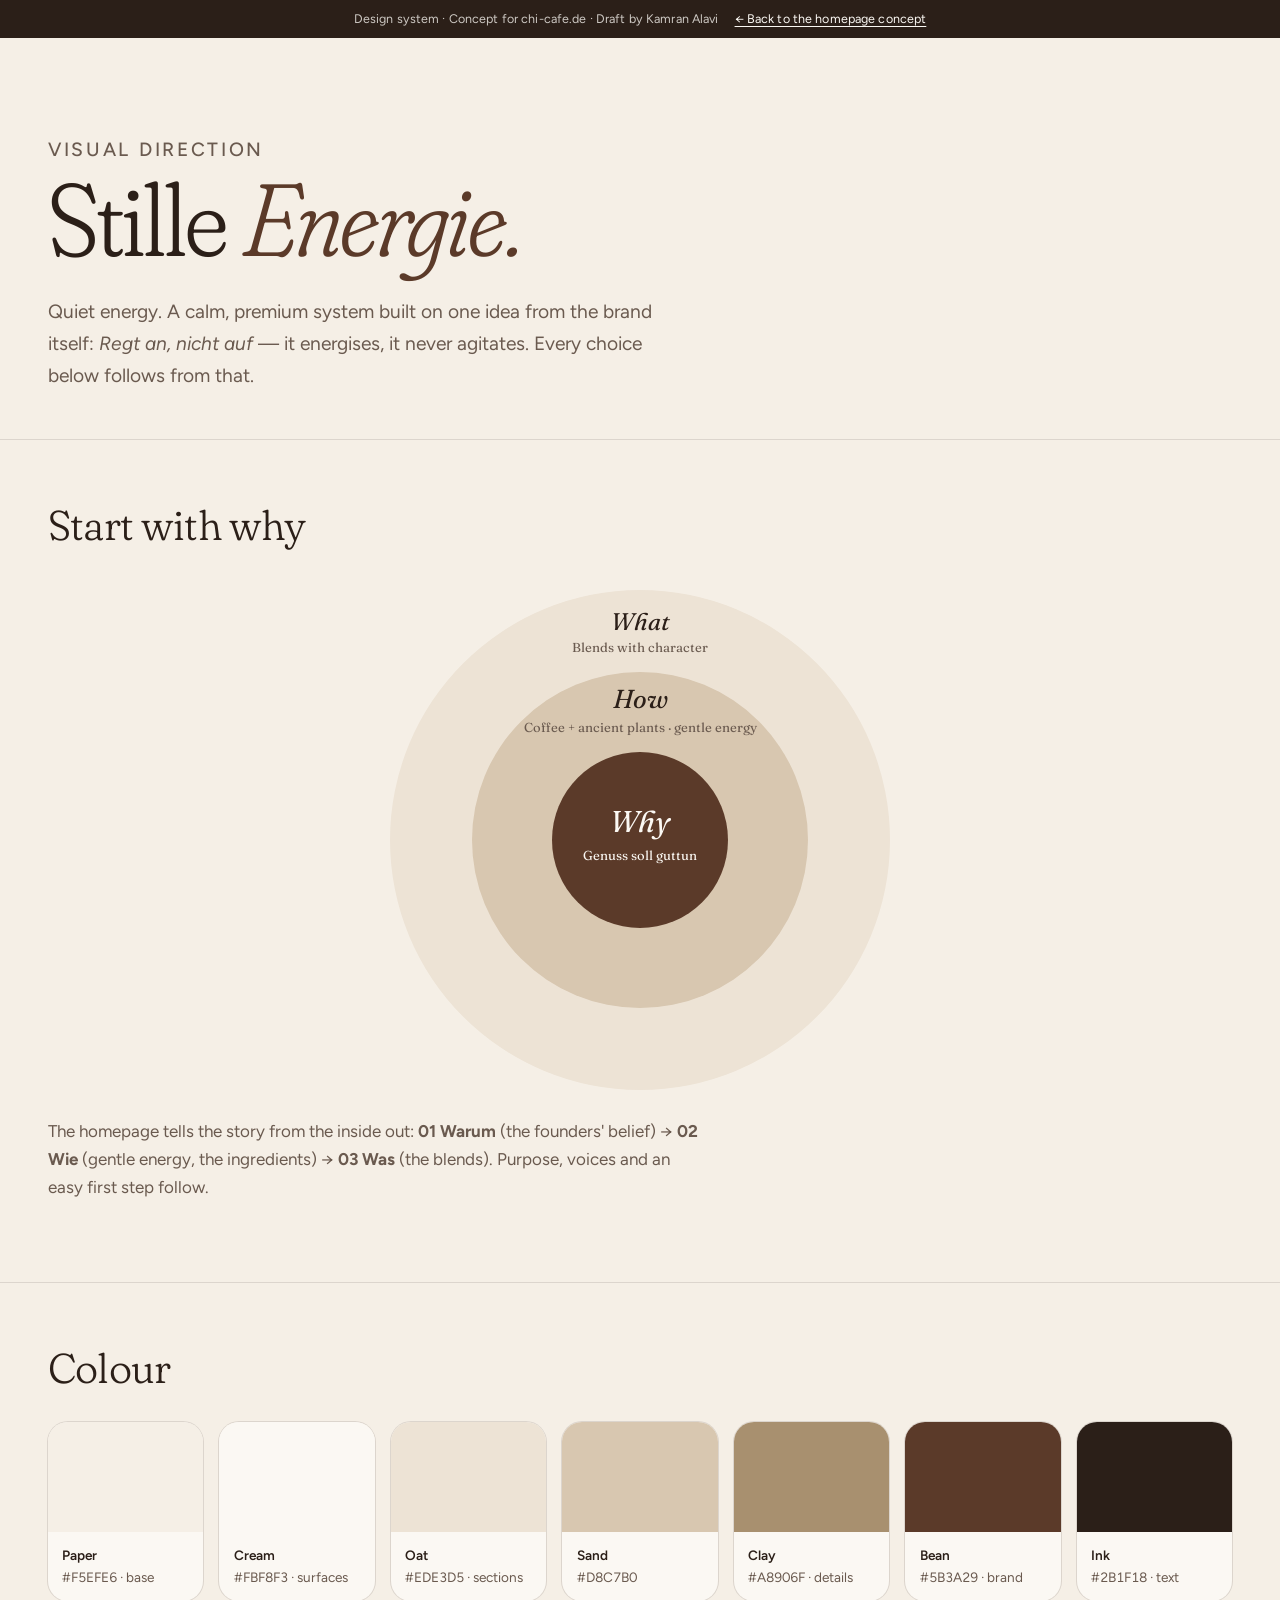
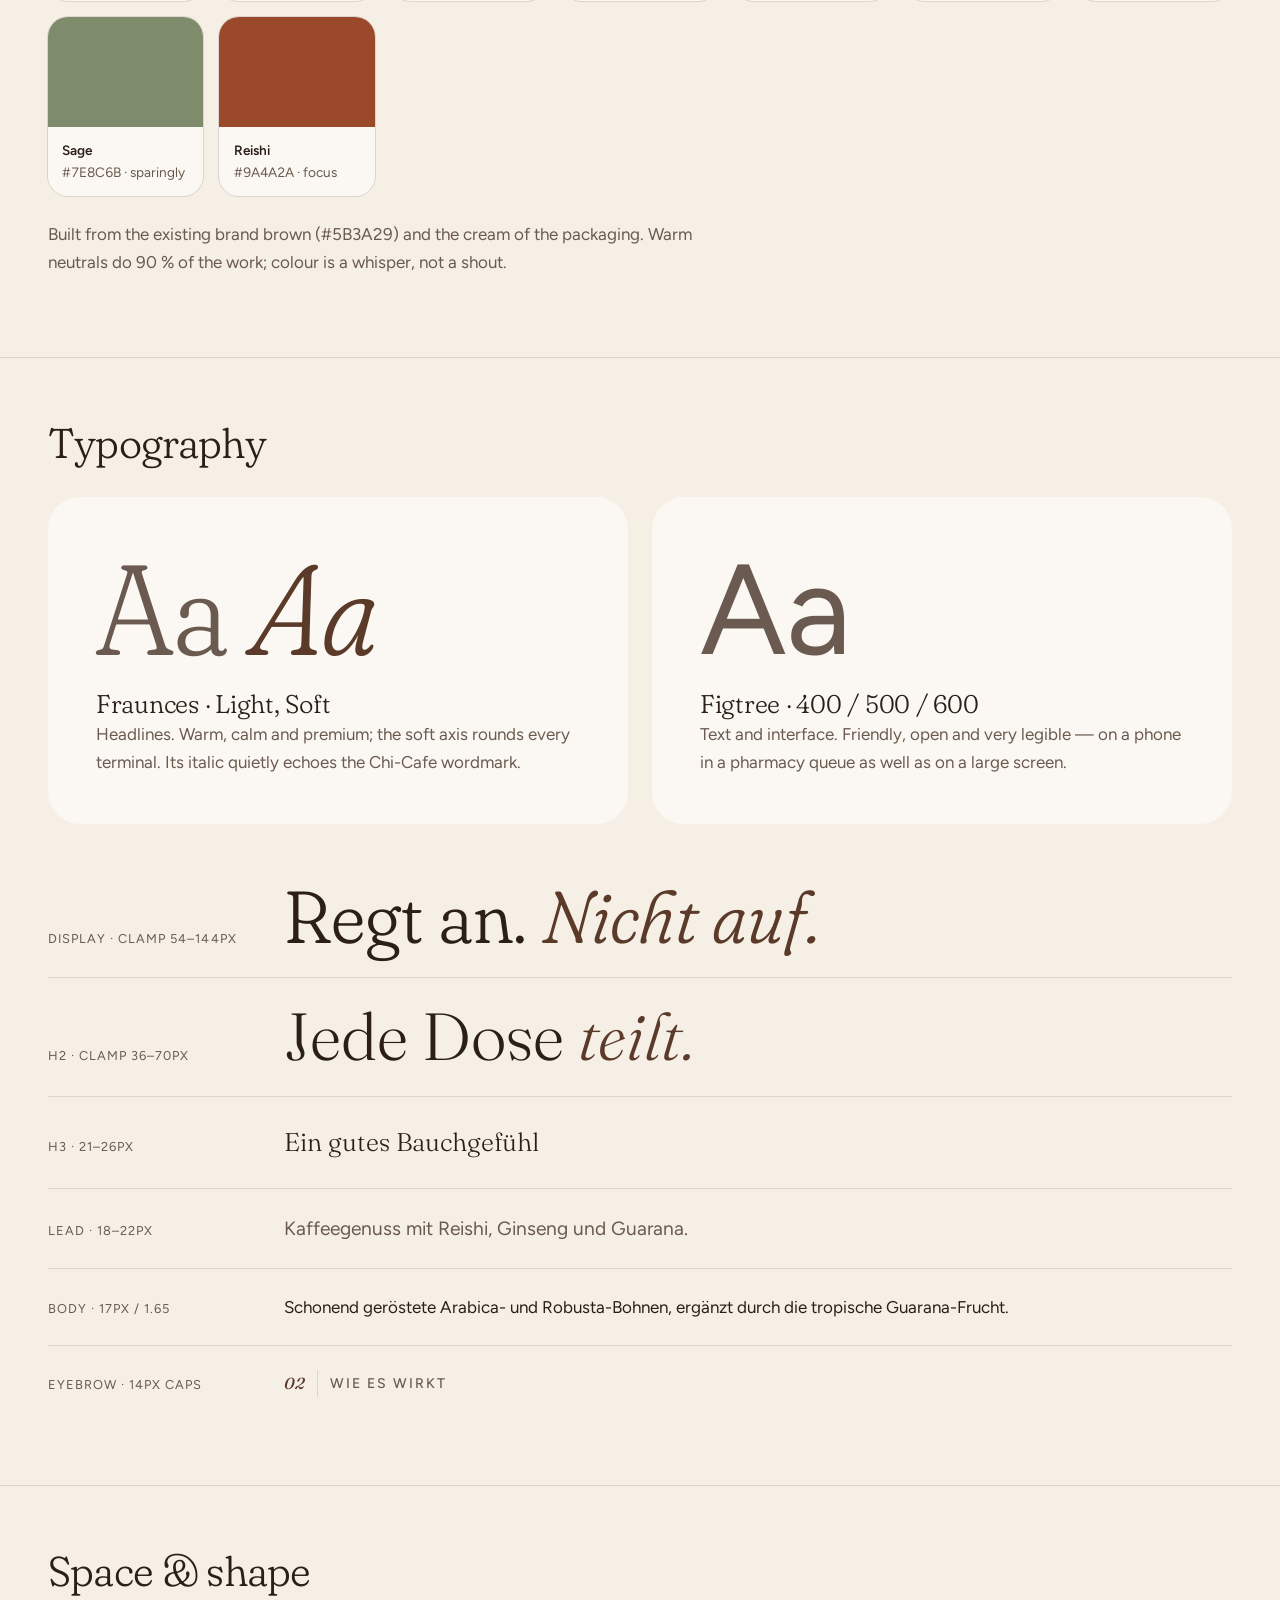
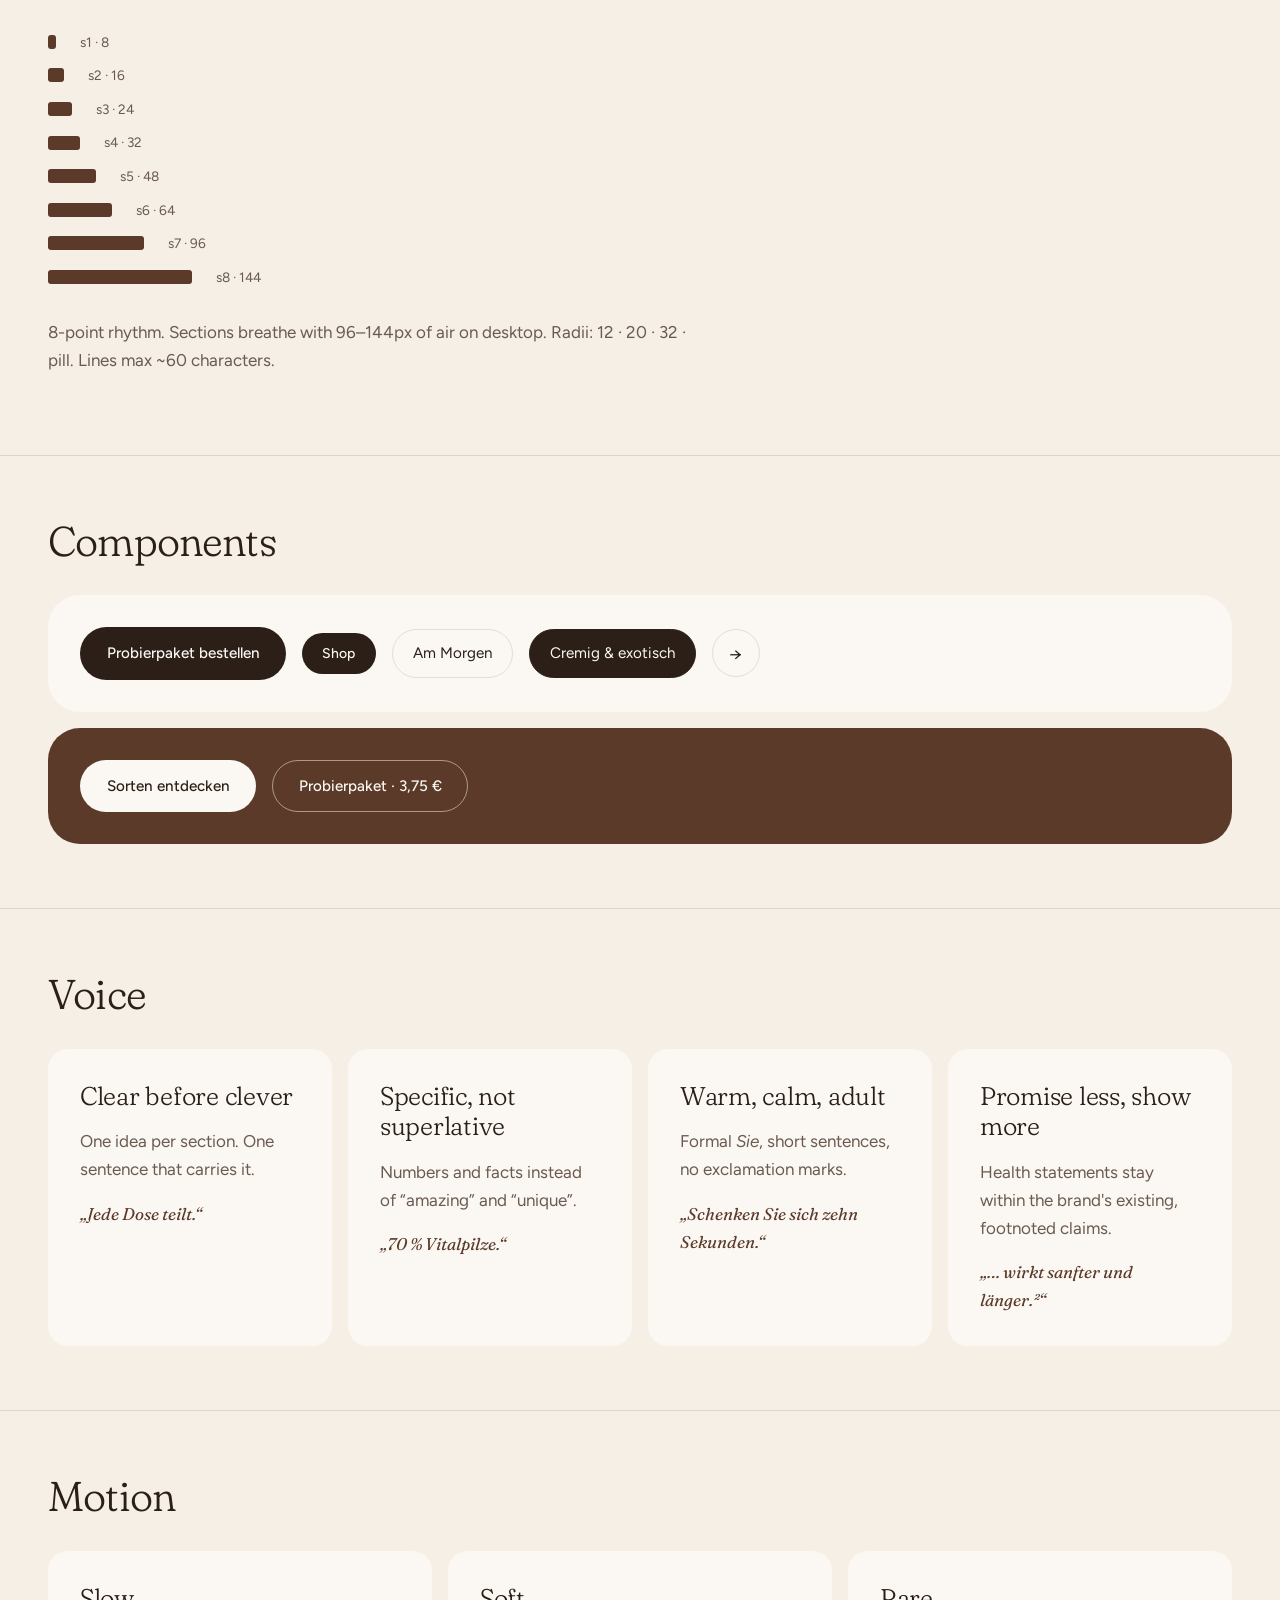
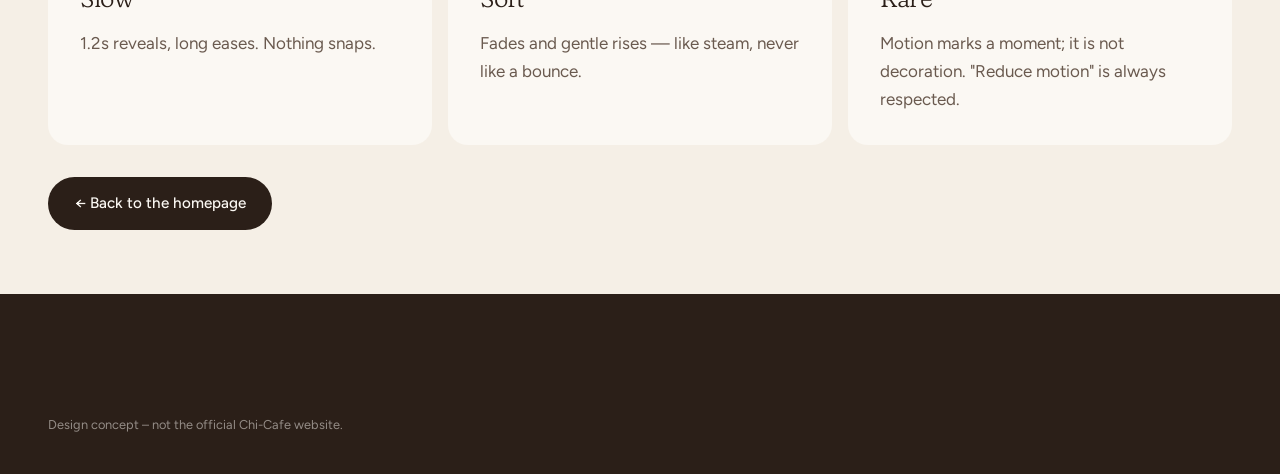
<file: system.html>
<!doctype html>
<html lang="en">
<head>
  <meta charset="utf-8">
  <meta name="viewport" content="width=device-width, initial-scale=1">
  <meta name="robots" content="noindex, nofollow">
  <title>Chi-Cafe Design System (Concept)</title>
  <meta name="theme-color" content="#F5EFE6">
  <link rel="icon" href="data:image/svg+xml,%3Csvg xmlns='http://www.w3.org/2000/svg' viewBox='0 0 64 64'%3E%3Crect width='64' height='64' rx='14' fill='%235B3A29'/%3E%3Ctext x='32' y='45' font-size='36' text-anchor='middle' fill='%23F5EFE6' font-family='serif'%3E%E6%B0%A3%3C/text%3E%3C/svg%3E">
  <link rel="preconnect" href="https://fonts.googleapis.com">
  <link rel="preconnect" href="https://fonts.gstatic.com" crossorigin>
  <link href="https://fonts.googleapis.com/css2?family=Figtree:wght@400;500;600&family=Fraunces:ital,opsz,wght,SOFT@0,9..144,300..500,0..100;1,9..144,300..500,0..100&display=swap" rel="stylesheet">
  <link href="https://fonts.googleapis.com/css2?family=Noto+Serif+TC:wght@300&text=%E6%B0%A3&display=block" rel="stylesheet">
  <link rel="stylesheet" href="styles.css">
  <style>
    .ds-head { padding-block: var(--s7) var(--s5); }
    .ds-head h1 { font-size: clamp(3rem, 8vw, 6.5rem); margin-bottom: var(--s3); }
    .ds-head h1 em { color: var(--bean); }
    .ds-head p { font-size: var(--fs-lead); color: var(--ink-2); max-width: 54ch; margin: 0; }
    .ds-sec { padding-block: var(--s6); border-top: 1px solid var(--line); }
    .ds-sec > .wrap > h2 { font-size: clamp(1.8rem, 3.4vw, 2.6rem); margin-bottom: var(--s4); }
    .ds-grid { display: grid; gap: var(--s2); grid-template-columns: repeat(auto-fill, minmax(150px, 1fr)); }
    .swatch { border-radius: var(--r-m); overflow: hidden; background: var(--cream); box-shadow: 0 0 0 1px var(--line); }
    .swatch__chip { height: 110px; }
    .swatch__meta { padding: .75rem .9rem; font-size: .85rem; }
    .swatch__meta b { display: block; font-weight: 600; }
    .swatch__meta span { color: var(--ink-2); font-variant-numeric: tabular-nums; }
    .type-row { display: grid; gap: var(--s2); padding-block: var(--s3); border-bottom: 1px solid var(--line); }
    .type-row:last-child { border-bottom: 0; }
    .type-row small { color: var(--ink-2); font-size: .8rem; letter-spacing: .08em; text-transform: uppercase; }
    @media (min-width: 800px) { .type-row { grid-template-columns: 220px 1fr; align-items: baseline; } }
    .pair { display: grid; gap: var(--s3); grid-template-columns: 1fr; }
    @media (min-width: 800px) { .pair { grid-template-columns: 1fr 1fr; } }
    .pair__card { background: var(--cream); border-radius: var(--r-l); padding: var(--s5); }
    .pair__card .big { font-size: clamp(4rem, 10vw, 8rem); line-height: 1; margin: 0 0 var(--s2); }
    .pair__card p { color: var(--ink-2); margin: 0; }
    .space-row { display: flex; align-items: center; gap: var(--s3); padding: .35rem 0; font-size: .85rem; color: var(--ink-2); }
    .space-row i { display: block; height: 14px; background: var(--bean); border-radius: 3px; }
    .comp { display: flex; flex-wrap: wrap; gap: var(--s2); align-items: center; padding: var(--s4); border-radius: var(--r-l); background: var(--cream); }
    .comp--dark { background: var(--bean); }
    .principles { display: grid; gap: var(--s2); grid-template-columns: repeat(auto-fit, minmax(240px, 1fr)); }
    .principle { background: var(--cream); border-radius: var(--r-m); padding: var(--s4); }
    .principle h3 { margin-bottom: var(--s2); }
    .principle p { margin: 0; color: var(--ink-2); }
    .principle .ex { margin-top: var(--s2); font-family: var(--serif); font-style: italic; color: var(--bean); }
    .circle { display: grid; place-items: center; }
    .circle svg { width: min(100%, 520px); height: auto; }
    .circle text { font-family: var(--serif); }
    .ds-back { display: inline-block; margin-top: var(--s4); }
  </style>
</head>
<body class="no-intro">
  <div class="concept-bar">
    <span>Design system · Concept for chi-cafe.de · Draft by Kamran Alavi</span>
    <a href="index.html">← Back to the homepage concept</a>
  </div>

  <header class="ds-head wrap">
    <p class="eyebrow">Visual direction</p>
    <h1>Stille <em>Energie.</em></h1>
    <p>Quiet energy. A calm, premium system built on one idea from the brand itself: <em>Regt an, nicht auf</em> — it energises, it never agitates. Every choice below follows from that.</p>
  </header>

  <section class="ds-sec">
    <div class="wrap">
      <h2>Start with why</h2>
      <div class="circle">
        <svg viewBox="0 0 520 520" role="img" aria-label="Golden circle: Why, How, What">
          <circle cx="260" cy="260" r="250" fill="#EDE3D5" />
          <circle cx="260" cy="260" r="168" fill="#D8C7B0" />
          <circle cx="260" cy="260" r="88" fill="#5B3A29" />
          <text x="260" y="252" text-anchor="middle" fill="#FBF8F3" font-size="30" font-style="italic">Why</text>
          <text x="260" y="280" text-anchor="middle" fill="#FBF8F3" font-size="13" font-family="Figtree">Genuss soll guttun</text>
          <text x="260" y="128" text-anchor="middle" fill="#2B1F18" font-size="26" font-style="italic">How</text>
          <text x="260" y="152" text-anchor="middle" fill="#6A5A4F" font-size="13" font-family="Figtree">Coffee + ancient plants · gentle energy</text>
          <text x="260" y="50" text-anchor="middle" fill="#2B1F18" font-size="24" font-style="italic">What</text>
          <text x="260" y="72" text-anchor="middle" fill="#6A5A4F" font-size="13" font-family="Figtree">Blends with character</text>
        </svg>
      </div>
      <p style="max-width:60ch;color:var(--ink-2)">The homepage tells the story from the inside out: <b>01 Warum</b> (the founders' belief) → <b>02 Wie</b> (gentle energy, the ingredients) → <b>03 Was</b> (the blends). Purpose, voices and an easy first step follow.</p>
    </div>
  </section>

  <section class="ds-sec">
    <div class="wrap">
      <h2>Colour</h2>
      <div class="ds-grid">
        <div class="swatch"><div class="swatch__chip" style="background:#F5EFE6"></div><div class="swatch__meta"><b>Paper</b><span>#F5EFE6 · base</span></div></div>
        <div class="swatch"><div class="swatch__chip" style="background:#FBF8F3"></div><div class="swatch__meta"><b>Cream</b><span>#FBF8F3 · surfaces</span></div></div>
        <div class="swatch"><div class="swatch__chip" style="background:#EDE3D5"></div><div class="swatch__meta"><b>Oat</b><span>#EDE3D5 · sections</span></div></div>
        <div class="swatch"><div class="swatch__chip" style="background:#D8C7B0"></div><div class="swatch__meta"><b>Sand</b><span>#D8C7B0</span></div></div>
        <div class="swatch"><div class="swatch__chip" style="background:#A8906F"></div><div class="swatch__meta"><b>Clay</b><span>#A8906F · details</span></div></div>
        <div class="swatch"><div class="swatch__chip" style="background:#5B3A29"></div><div class="swatch__meta"><b>Bean</b><span>#5B3A29 · brand</span></div></div>
        <div class="swatch"><div class="swatch__chip" style="background:#2B1F18"></div><div class="swatch__meta"><b>Ink</b><span>#2B1F18 · text</span></div></div>
        <div class="swatch"><div class="swatch__chip" style="background:#7E8C6B"></div><div class="swatch__meta"><b>Sage</b><span>#7E8C6B · sparingly</span></div></div>
        <div class="swatch"><div class="swatch__chip" style="background:#9A4A2A"></div><div class="swatch__meta"><b>Reishi</b><span>#9A4A2A · focus</span></div></div>
      </div>
      <p style="max-width:60ch;color:var(--ink-2);margin-top:var(--s3)">Built from the existing brand brown (#5B3A29) and the cream of the packaging. Warm neutrals do 90 % of the work; colour is a whisper, not a shout.</p>
    </div>
  </section>

  <section class="ds-sec">
    <div class="wrap">
      <h2>Typography</h2>
      <div class="pair">
        <div class="pair__card">
          <p class="big" style="font-family:var(--serif);font-weight:300;font-variation-settings:'SOFT' 100">Aa <em style="color:var(--bean)">Aa</em></p>
          <h3>Fraunces · Light, Soft</h3>
          <p>Headlines. Warm, calm and premium; the soft axis rounds every terminal. Its italic quietly echoes the Chi-Cafe wordmark.</p>
        </div>
        <div class="pair__card">
          <p class="big" style="font-family:var(--sans)">Aa</p>
          <h3>Figtree · 400 / 500 / 600</h3>
          <p>Text and interface. Friendly, open and very legible — on a phone in a pharmacy queue as well as on a large screen.</p>
        </div>
      </div>
      <div style="margin-top:var(--s4)">
        <div class="type-row"><small>Display · clamp 54–144px</small><span style="font-family:var(--serif);font-weight:300;font-size:clamp(2.6rem,6vw,4.6rem);line-height:1;font-variation-settings:'SOFT' 100">Regt an. <em style="color:var(--bean)">Nicht auf.</em></span></div>
        <div class="type-row"><small>H2 · clamp 36–70px</small><span style="font-family:var(--serif);font-weight:300;font-size:var(--fs-h2);line-height:1.05">Jede Dose <em style="color:var(--bean)">teilt.</em></span></div>
        <div class="type-row"><small>H3 · 21–26px</small><span style="font-family:var(--serif);font-weight:300;font-size:var(--fs-h3)">Ein gutes Bauchgefühl</span></div>
        <div class="type-row"><small>Lead · 18–22px</small><span style="font-size:var(--fs-lead);color:var(--ink-2)">Kaffeegenuss mit Reishi, Ginseng und Guarana.</span></div>
        <div class="type-row"><small>Body · 17px / 1.65</small><span>Schonend geröstete Arabica- und Robusta-Bohnen, ergänzt durch die tropische Guarana-Frucht.</span></div>
        <div class="type-row"><small>Eyebrow · 14px caps</small><span class="eyebrow" style="margin:0"><span class="eyebrow__num">02</span> Wie es wirkt</span></div>
      </div>
    </div>
  </section>

  <section class="ds-sec">
    <div class="wrap">
      <h2>Space &amp; shape</h2>
      <div class="space-row"><i style="width:8px"></i>s1 · 8</div>
      <div class="space-row"><i style="width:16px"></i>s2 · 16</div>
      <div class="space-row"><i style="width:24px"></i>s3 · 24</div>
      <div class="space-row"><i style="width:32px"></i>s4 · 32</div>
      <div class="space-row"><i style="width:48px"></i>s5 · 48</div>
      <div class="space-row"><i style="width:64px"></i>s6 · 64</div>
      <div class="space-row"><i style="width:96px"></i>s7 · 96</div>
      <div class="space-row"><i style="width:144px"></i>s8 · 144</div>
      <p style="max-width:60ch;color:var(--ink-2);margin-top:var(--s3)">8-point rhythm. Sections breathe with 96–144px of air on desktop. Radii: 12 · 20 · 32 · pill. Lines max ~60 characters.</p>
    </div>
  </section>

  <section class="ds-sec">
    <div class="wrap">
      <h2>Components</h2>
      <div class="comp">
        <a class="btn btn--dark" href="#">Probierpaket bestellen</a>
        <a class="btn btn--small btn--dark" href="#">Shop</a>
        <button class="chip">Am Morgen</button>
        <button class="chip is-on">Cremig &amp; exotisch</button>
        <button class="arrow">→</button>
      </div>
      <div class="comp comp--dark" style="margin-top:var(--s2)">
        <a class="btn btn--light" href="#">Sorten entdecken</a>
        <a class="btn btn--ghost-light" href="#">Probierpaket · 3,75 €</a>
      </div>
    </div>
  </section>

  <section class="ds-sec">
    <div class="wrap">
      <h2>Voice</h2>
      <div class="principles">
        <div class="principle"><h3>Clear before clever</h3><p>One idea per section. One sentence that carries it.</p><p class="ex">„Jede Dose teilt.“</p></div>
        <div class="principle"><h3>Specific, not superlative</h3><p>Numbers and facts instead of “amazing” and “unique”.</p><p class="ex">„70 % Vitalpilze.“</p></div>
        <div class="principle"><h3>Warm, calm, adult</h3><p>Formal <i>Sie</i>, short sentences, no exclamation marks.</p><p class="ex">„Schenken Sie sich zehn Sekunden.“</p></div>
        <div class="principle"><h3>Promise less, show more</h3><p>Health statements stay within the brand's existing, footnoted claims.</p><p class="ex">„… wirkt sanfter und länger.²“</p></div>
      </div>
    </div>
  </section>

  <section class="ds-sec">
    <div class="wrap">
      <h2>Motion</h2>
      <div class="principles">
        <div class="principle"><h3>Slow</h3><p>1.2s reveals, long eases. Nothing snaps.</p></div>
        <div class="principle"><h3>Soft</h3><p>Fades and gentle rises — like steam, never like a bounce.</p></div>
        <div class="principle"><h3>Rare</h3><p>Motion marks a moment; it is not decoration. "Reduce motion" is always respected.</p></div>
      </div>
      <a class="btn btn--dark ds-back" href="index.html">← Back to the homepage</a>
    </div>
  </section>

  <footer class="footer"><div class="wrap"><div class="footer__notes"><p>Design concept – not the official Chi-Cafe website.</p></div></div></footer>
</body>
</html>
</file>
<file: styles.css>
/* Chi-Cafe concept — "Stille Energie"
   Tokens first; everything else reads from them. */

:root {
  /* colour */
  --paper: #F5EFE6;
  --paper-2: #EDE3D5;
  --cream: #FBF8F3;
  --sand: #D8C7B0;
  --clay: #A8906F;
  --bean: #5B3A29;
  --ink: #2B1F18;
  --ink-2: #6A5A4F;
  --sage: #7E8C6B;
  --reishi: #9A4A2A;
  --line: rgba(43, 31, 24, .12);

  /* type */
  --serif: "Fraunces", Georgia, serif;
  --sans: "Figtree", system-ui, -apple-system, "Segoe UI", sans-serif;
  --glyph: "Noto Serif TC", "Songti TC", serif;
  --fs-hero: clamp(3.4rem, 10vw, 9rem);
  --fs-h2: clamp(2.25rem, 5.2vw, 4.4rem);
  --fs-h3: clamp(1.3rem, 2vw, 1.6rem);
  --fs-lead: clamp(1.1rem, 1.5vw, 1.35rem);
  --fs-body: 1.0625rem;
  --fs-small: .875rem;

  /* space (8pt rhythm) */
  --s1: .5rem; --s2: 1rem; --s3: 1.5rem; --s4: 2rem; --s5: 3rem; --s6: 4rem; --s7: 6rem; --s8: 9rem;
  --gutter: clamp(1rem, 4vw, 3rem);
  --max: 1280px;

  /* shape + motion */
  --r-s: 12px; --r-m: 20px; --r-l: 32px; --r-pill: 999px;
  --ease: cubic-bezier(.22, .61, .36, 1);
  --slow: 1.2s;
}

*, *::before, *::after { box-sizing: border-box; }
html { scroll-behavior: smooth; -webkit-text-size-adjust: 100%; }
body {
  margin: 0;
  background: var(--paper);
  color: var(--ink);
  font: 400 var(--fs-body)/1.65 var(--sans);
  -webkit-font-smoothing: antialiased;
  overflow-x: hidden;
}
img { display: block; max-width: 100%; }
[hidden] { display: none !important; }
a { color: inherit; }
button { font: inherit; color: inherit; }
sup { font-size: .6em; line-height: 0; }
:focus-visible { outline: 2px solid var(--reishi); outline-offset: 3px; border-radius: 4px; }

.wrap { width: 100%; max-width: var(--max); margin-inline: auto; padding-inline: var(--gutter); }
section[id] { scroll-margin-top: 64px; }
.section { padding-block: clamp(var(--s6), 12vw, var(--s8)); }

/* ---------- type ---------- */
h1, h2, h3 {
  font-family: var(--serif);
  font-weight: 300;
  font-variation-settings: "SOFT" 100;
  letter-spacing: -.02em;
  line-height: 1.04;
  margin: 0;
}
h1 em, h2 em { font-style: italic; color: var(--bean); }
.h2 { font-size: var(--fs-h2); max-width: 16ch; margin-bottom: var(--s5); }
.h2--light, .h2--light em { color: var(--cream); }
h3 { font-size: var(--fs-h3); line-height: 1.2; letter-spacing: -.01em; }
.nowrap { white-space: nowrap; }

.eyebrow {
  display: flex; align-items: center; gap: .75rem;
  margin: 0 0 var(--s3);
  font-size: var(--fs-small); font-weight: 500;
  letter-spacing: .14em; text-transform: uppercase;
  color: var(--ink-2);
}
.eyebrow__num {
  font-family: var(--serif); font-style: italic; letter-spacing: 0; text-transform: none;
  font-size: 1rem; color: var(--bean);
  padding-right: .75rem; border-right: 1px solid var(--line);
}
.eyebrow--light { color: rgba(251, 248, 243, .8); }

/* ---------- buttons ---------- */
.btn {
  display: inline-flex; align-items: center; justify-content: center; gap: .5rem;
  min-height: 48px; padding: .8rem 1.6rem;
  border-radius: var(--r-pill); border: 1px solid transparent;
  font-size: .95rem; font-weight: 500; text-decoration: none; cursor: pointer;
  transition: background .4s var(--ease), color .4s var(--ease), transform .4s var(--ease), border-color .4s var(--ease);
}
.btn:hover { transform: translateY(-1px); }
.btn--dark { background: var(--ink); color: var(--cream); }
.btn--dark:hover { background: var(--bean); }
.btn--light { background: var(--cream); color: var(--ink); }
.btn--light:hover { background: #fff; }
.btn--ghost-light { border-color: rgba(251, 248, 243, .5); color: var(--cream); }
.btn--ghost-light:hover { background: rgba(251, 248, 243, .12); }
.btn--small { min-height: 40px; padding: .5rem 1.2rem; font-size: .875rem; }
.link-btn { background: none; border: 0; padding: .5rem 0; cursor: pointer; text-decoration: underline; text-underline-offset: 4px; color: var(--ink-2); }

/* ---------- intro ---------- */
.intro {
  position: fixed; inset: 0; z-index: 100;
  display: grid; place-items: center; align-content: center; gap: 0;
  background: var(--paper);
  transition: opacity 1.1s var(--ease), visibility 1.1s;
}
.intro.is-done { opacity: 0; visibility: hidden; }
.intro__svg { width: min(56vw, 300px); height: auto; overflow: visible; }
.intro__glyph { font-family: var(--glyph); font-weight: 300; font-size: 240px; fill: var(--bean); }
.intro__caption {
  margin: 0; font-family: var(--serif); font-style: italic; font-size: 1.15rem; color: var(--ink-2);
  opacity: 0; transform: translateY(8px); transition: opacity 1s var(--ease), transform 1s var(--ease);
}
.intro.is-caption .intro__caption { opacity: 1; transform: none; }
.no-intro .intro { display: none; }

/* ---------- concept bar + nav ---------- */
.concept-bar {
  display: flex; flex-wrap: wrap; justify-content: center; gap: .25rem 1rem;
  padding: .55rem var(--gutter);
  background: var(--ink); color: rgba(251, 248, 243, .78);
  font-size: .78rem; text-align: center; letter-spacing: .01em;
}
.concept-bar a { color: var(--cream); text-underline-offset: 3px; }

.nav { position: sticky; top: 0; z-index: 50; transition: background .5s var(--ease), box-shadow .5s var(--ease); }
.nav__inner {
  display: flex; align-items: center; justify-content: space-between; gap: var(--s3);
  max-width: var(--max); margin-inline: auto; padding: .9rem var(--gutter);
}
.nav.is-solid { background: rgba(245, 239, 230, .86); backdrop-filter: blur(14px); -webkit-backdrop-filter: blur(14px); box-shadow: 0 1px 0 var(--line); }
.nav:not(.is-solid) { color: var(--cream); }
.logo { display: inline-flex; align-items: center; gap: .55rem; text-decoration: none; }
.logo__glyph { font-family: var(--glyph); font-size: 1.35rem; line-height: 1; }
.logo__word { font-family: var(--serif); font-style: italic; font-size: 1.55rem; font-weight: 400; letter-spacing: -.01em; }
.nav__links { display: flex; gap: 2rem; }
.nav__links a { text-decoration: none; font-size: .95rem; opacity: .85; transition: opacity .3s; }
.nav__links a:hover { opacity: 1; }
.nav__actions { display: flex; align-items: center; gap: .75rem; }
.nav:not(.is-solid) .nav__shop { background: var(--cream); color: var(--ink); }

.lang { display: inline-flex; border: 1px solid currentColor; border-radius: var(--r-pill); padding: 2px; opacity: .8; }
.lang button { background: none; border: 0; padding: .25rem .6rem; border-radius: var(--r-pill); font-size: .75rem; font-weight: 600; letter-spacing: .06em; cursor: pointer; }
.lang button[aria-pressed="true"] { background: var(--ink); color: var(--paper); }
.nav:not(.is-solid) .lang button[aria-pressed="true"] { background: var(--cream); color: var(--ink); }

.nav__toggle { display: none; width: 44px; height: 44px; background: none; border: 0; cursor: pointer; position: relative; }
.nav__toggle span { position: absolute; left: 12px; right: 12px; height: 1.5px; background: currentColor; transition: transform .4s var(--ease); }
.nav__toggle span:first-child { top: 18px; }
.nav__toggle span:last-child { top: 25px; }
.nav__toggle[aria-expanded="true"] span:first-child { transform: translateY(3.5px) rotate(45deg); }
.nav__toggle[aria-expanded="true"] span:last-child { transform: translateY(-3.5px) rotate(-45deg); }
.menu {
  display: grid; gap: .25rem; padding: var(--s2) var(--gutter) var(--s4);
  background: var(--paper); color: var(--ink); border-bottom: 1px solid var(--line);
}
.menu a { font-family: var(--serif); font-size: 2rem; font-weight: 300; text-decoration: none; padding: .35rem 0; }
.menu[hidden] { display: none; }

/* ---------- hero ---------- */
.hero {
  position: relative; isolation: isolate;
  min-height: calc(100svh - 34px); margin-top: -72px;
  display: flex; flex-direction: column; justify-content: flex-end;
  color: var(--cream); overflow: hidden;
}
.hero__media { position: absolute; inset: 0; z-index: -1; }
.hero__media img { width: 100%; height: 100%; object-fit: cover; object-position: 50% 62%; animation: breathe-in 22s var(--ease) both; }
.hero__media::after {
  content: ""; position: absolute; inset: 0;
  background: linear-gradient(180deg, rgba(30, 20, 14, .45) 0%, rgba(30, 20, 14, .05) 35%, rgba(30, 20, 14, .2) 60%, rgba(30, 20, 14, .72) 100%);
}
@keyframes breathe-in { from { transform: scale(1.08); } to { transform: scale(1); } }
.hero__content { padding-bottom: clamp(var(--s6), 10vh, var(--s7)); padding-top: 140px; }
.hero__title { font-size: var(--fs-hero); line-height: .95; margin-bottom: var(--s4); }
.hero__title .line { display: block; }
.hero__title em { color: var(--sand); }
.hero__lead { font-size: var(--fs-lead); max-width: 34ch; margin: 0 0 var(--s4); color: rgba(251, 248, 243, .88); }
.hero__cta { display: flex; flex-wrap: wrap; gap: .75rem; }
.hero__scroll {
  position: absolute; right: var(--gutter); bottom: var(--s4);
  writing-mode: vertical-rl; font-size: .78rem; letter-spacing: .12em; text-transform: uppercase;
  text-decoration: none; color: rgba(251, 248, 243, .7);
  padding-bottom: 64px;
}
.hero__scroll::after {
  content: ""; position: absolute; left: 50%; bottom: 0; width: 1px; height: 52px; background: currentColor;
  transform-origin: top; animation: drip 3.2s var(--ease) infinite;
}
@keyframes drip { 0% { transform: scaleY(0); } 50% { transform: scaleY(1); transform-origin: top; } 50.1% { transform-origin: bottom; } 100% { transform: scaleY(0); transform-origin: bottom; } }

/* hero load-in */
.hero .eyebrow, .hero__title .line, .hero__lead, .hero__cta { opacity: 0; transform: translateY(24px); }
.is-ready .hero .eyebrow, .is-ready .hero__title .line, .is-ready .hero__lead, .is-ready .hero__cta {
  opacity: 1; transform: none; transition: opacity 1.4s var(--ease), transform 1.4s var(--ease);
}
.is-ready .hero__title .line:nth-child(1) { transition-delay: .15s; }
.is-ready .hero__title .line:nth-child(2) { transition-delay: .45s; }
.is-ready .hero__lead { transition-delay: .7s; }
.is-ready .hero__cta { transition-delay: .9s; }

/* ---------- reveal ---------- */
.reveal { opacity: 0; transform: translateY(28px); transition: opacity var(--slow) var(--ease), transform var(--slow) var(--ease); }
.reveal.is-in { opacity: 1; transform: none; }

/* ---------- why ---------- */
.why__grid {
  display: grid; gap: var(--s5) var(--s6);
  grid-template-columns: 1fr;
}
.why__statement { font-size: clamp(2.4rem, 6.4vw, 5.6rem); max-width: 15ch; }
.why__body { max-width: 46ch; color: var(--ink-2); font-size: var(--fs-lead); line-height: 1.6; }
.why__body p { margin: 0 0 var(--s3); }
.signature { font-family: var(--serif); font-style: italic; font-size: 1.5rem; color: var(--ink); margin-top: var(--s4) !important; }
.signature span { display: block; font-family: var(--sans); font-style: normal; font-size: var(--fs-small); color: var(--ink-2); letter-spacing: .04em; margin-top: .2rem; }
.why__figure { margin: 0; border-radius: var(--r-l); overflow: hidden; aspect-ratio: 4 / 5; }
.why__figure img { width: 100%; height: 100%; object-fit: cover; }
@media (min-width: 900px) {
  .why__grid { grid-template-columns: 1.1fr .9fr; align-items: end; }
  .why__grid .eyebrow, .why__statement { grid-column: 1 / -1; }
  .why__figure { grid-column: 2; grid-row: 3; transform: translateY(var(--s6)); }
  .why__body { grid-column: 1; grid-row: 3; align-self: start; }
}

/* ---------- how ---------- */
.how { background: var(--cream); }
.curve { margin: 0 0 var(--s7); }
.curve svg { width: 100%; height: auto; overflow: visible; }
.curve__axis { stroke: var(--line); stroke-width: 1; }
.curve__path { fill: none; stroke-linecap: round; stroke-dasharray: 1; stroke-dashoffset: 1; transition: stroke-dashoffset 2.6s var(--ease); }
.curve__path--classic { stroke: var(--clay); stroke-width: 1.5; stroke-dasharray: .006 .008; }
.curve__path--chi { stroke: var(--bean); stroke-width: 3; transition-delay: .5s; }
.curve.is-in .curve__path--chi { stroke-dashoffset: 0; }
.curve__path--classic { opacity: 0; transition: opacity 1.6s var(--ease); }
.curve.is-in .curve__path--classic { opacity: 1; }
.curve__label { font-family: var(--serif); font-style: italic; font-size: 20px; }
.curve__label--classic { fill: var(--clay); }
.curve__label--chi { fill: var(--bean); font-size: 24px; }
.curve__tick { font-family: var(--sans); font-size: 13px; fill: var(--ink-2); letter-spacing: .06em; text-transform: uppercase; }
@media (max-width: 640px) {
  .curve__label { font-size: 38px; }
  .curve__label--chi { font-size: 44px; }
  .curve__tick { font-size: 26px; }
  .curve__path--classic { stroke-width: 3; }
  .curve__path--chi { stroke-width: 6; }
  .curve__labels .curve__label--classic { transform: translate(-60px, -6px); }
}
.curve__note { font-size: var(--fs-small); color: var(--ink-2); max-width: 60ch; margin: var(--s3) 0 0; }

.pillars { display: grid; gap: var(--s2); grid-template-columns: 1fr; }
.pillar {
  background: var(--paper); border-radius: var(--r-m); padding: var(--s4);
  display: flex; flex-direction: column; gap: var(--s2); min-height: 260px;
}
.pillar__num { font-family: var(--serif); font-style: italic; color: var(--clay); font-size: 1.1rem; }
.pillar h3 { margin-top: auto; }
.pillar p { margin: 0; color: var(--ink-2); }
@media (min-width: 640px) { .pillars { grid-template-columns: 1fr 1fr; } }
@media (min-width: 1100px) { .pillars { grid-template-columns: repeat(4, 1fr); } .pillar { min-height: 320px; } }
.pillars .pillar:nth-child(2) { transition-delay: .1s; }
.pillars .pillar:nth-child(3) { transition-delay: .2s; }
.pillars .pillar:nth-child(4) { transition-delay: .3s; }

/* ---------- ingredients ---------- */
.ingredients__grid { display: grid; gap: var(--s5); }
.ingredients__media { display: none; }
.ingredients__list { list-style: none; margin: 0; padding: 0; display: grid; gap: var(--s5); }
.ing__thumb { width: 100%; aspect-ratio: 4 / 3; object-fit: cover; border-radius: var(--r-m); margin-bottom: var(--s3); }
.ing__latin { display: block; font-family: var(--serif); font-style: italic; color: var(--clay); margin-bottom: .35rem; }
.ing h3 { font-size: clamp(1.9rem, 3.6vw, 3rem); margin-bottom: var(--s2); }
.ing p { margin: 0; max-width: 38ch; color: var(--ink-2); font-size: var(--fs-lead); }
@media (min-width: 900px) {
  .ingredients__grid { grid-template-columns: 1fr 1fr; gap: var(--s7); }
  .ingredients__media { display: block; }
  .ingredients__frame { position: sticky; top: 15vh; height: 70vh; border-radius: var(--r-l); overflow: hidden; background: var(--paper-2); }
  .ingredients__frame img { position: absolute; inset: 0; width: 100%; height: 100%; object-fit: cover; opacity: 0; transform: scale(1.06); transition: opacity 1.2s var(--ease), transform 2.4s var(--ease); }
  .ingredients__frame img.is-active { opacity: 1; transform: none; }
  .ing__thumb { display: none; }
  .ingredients__list { gap: 0; }
  .ing { min-height: 70vh; display: flex; flex-direction: column; justify-content: center; opacity: .25; transition: opacity .8s var(--ease); }
  .ing.is-active { opacity: 1; }
}

/* ---------- what: finder + rail ---------- */
.what { background: var(--paper-2); }
.finder {
  background: var(--cream); border-radius: var(--r-l); padding: clamp(var(--s4), 5vw, var(--s6));
  margin-bottom: var(--s7); min-height: 260px;
}
.finder__q { font-family: var(--serif); font-size: clamp(1.5rem, 3vw, 2.2rem); font-weight: 300; margin: 0 0 var(--s3); }
.finder__step { animation: fade .8s var(--ease) both; }
.chips { display: flex; flex-wrap: wrap; gap: .6rem; }
.chip {
  border: 1px solid var(--line); background: transparent; border-radius: var(--r-pill);
  padding: .7rem 1.25rem; min-height: 46px; cursor: pointer; font-size: .95rem;
  transition: background .3s var(--ease), border-color .3s var(--ease), color .3s;
}
.chip:hover { border-color: var(--bean); }
.chip.is-on { background: var(--ink); color: var(--cream); border-color: var(--ink); }
.finder__result { display: grid; gap: var(--s4); align-items: center; animation: fade 1s var(--ease) both; }
.finder__result[hidden], .finder__step[hidden] { display: none; }
.finder__visual { background: var(--paper); border-radius: var(--r-m); padding: var(--s2); max-width: 260px; width: 100%; margin-inline: auto; isolation: isolate; }
.finder__img { width: 100%; aspect-ratio: 1; object-fit: contain; mix-blend-mode: multiply; }
.finder__char { margin: 0; font-size: var(--fs-small); letter-spacing: .14em; text-transform: uppercase; color: var(--clay); font-weight: 600; }
.finder__name { margin: .3rem 0 var(--s2); font-family: var(--serif); font-weight: 300; font-size: clamp(2rem, 4vw, 3.2rem); line-height: 1.05; }
.finder__desc { margin: 0 0 var(--s4); color: var(--ink-2); max-width: 44ch; }
.finder__actions { display: flex; align-items: center; gap: var(--s3); flex-wrap: wrap; }
@media (min-width: 760px) { .finder__result { grid-template-columns: 260px 1fr; gap: var(--s6); } }
@keyframes fade { from { opacity: 0; transform: translateY(12px); } to { opacity: 1; transform: none; } }

.rail-head { display: flex; justify-content: space-between; align-items: center; margin-bottom: var(--s3); }
.rail-head__title { margin: 0; font-family: var(--serif); font-size: 1.6rem; font-weight: 300; }
.rail-head__arrows { display: flex; gap: .5rem; }
.arrow {
  width: 48px; height: 48px; border-radius: 50%; border: 1px solid var(--line); background: transparent;
  cursor: pointer; font-size: 1.1rem; transition: background .3s, color .3s;
}
.arrow:hover { background: var(--ink); color: var(--cream); }
.rail {
  display: grid; grid-auto-flow: column; grid-auto-columns: min(78vw, 320px); gap: var(--s2);
  overflow-x: auto; scroll-snap-type: x mandatory; scroll-padding-inline: var(--gutter);
  padding: 0 var(--gutter) var(--s2);
  padding-inline-start: max(var(--gutter), calc((100vw - var(--max)) / 2 + var(--gutter)));
  scrollbar-width: none;
}
.rail::-webkit-scrollbar { display: none; }
.card {
  scroll-snap-align: start;
  display: flex; flex-direction: column; text-decoration: none;
  background: var(--paper); border-radius: var(--r-m); padding: var(--s3); min-height: 440px;
  transition: transform .6s var(--ease), background .6s var(--ease);
}
.card:hover { transform: translateY(-4px); background: var(--cream); }
.card__img { aspect-ratio: 1; width: 100%; object-fit: contain; mix-blend-mode: multiply; margin-bottom: var(--s2); transition: transform 1s var(--ease); }
.card:hover .card__img { transform: scale(1.04) rotate(-1deg); }
.card__char { font-size: .75rem; letter-spacing: .14em; text-transform: uppercase; color: var(--clay); font-weight: 600; }
.card__name { font-family: var(--serif); font-size: 1.6rem; font-weight: 300; margin: .2rem 0 .4rem; line-height: 1.1; }
.card__desc { margin: 0 0 var(--s3); color: var(--ink-2); font-size: .95rem; }
.card__more { margin-top: auto; font-size: .9rem; font-weight: 500; }
.card__more::after { content: " →"; transition: margin .3s; }
.card:hover .card__more::after { margin-left: .3rem; }

/* ---------- breath ---------- */
.breath { background: var(--bean); color: var(--cream); padding-block: clamp(var(--s6), 12vw, var(--s8)); overflow: hidden; }
.breath__grid { display: grid; gap: var(--s6); align-items: center; }
.breath__text { font-size: var(--fs-lead); max-width: 36ch; color: rgba(251, 248, 243, .8); margin: 0 0 var(--s4); }
.breath__orb { display: grid; place-items: center; gap: var(--s3); }
.orb {
  width: clamp(180px, 34vw, 340px); aspect-ratio: 1; border-radius: 50%;
  display: grid; place-items: center;
  background: radial-gradient(circle at 40% 35%, rgba(251, 248, 243, .28), rgba(251, 248, 243, .06) 60%, transparent 72%);
  box-shadow: inset 0 0 0 1px rgba(251, 248, 243, .25);
  transform: scale(.62);
  transition: transform 4s cubic-bezier(.45, 0, .55, 1);
}
.orb.is-in { transform: scale(1); }
.orb.is-out { transform: scale(.62); transition-duration: 6s; }
.orb__glyph { font-family: var(--glyph); font-size: clamp(3rem, 7vw, 5.5rem); color: rgba(251, 248, 243, .85); }
.orb__label { margin: 0; font-family: var(--serif); font-style: italic; font-size: 1.4rem; min-height: 2em; }
@media (min-width: 900px) { .breath__grid { grid-template-columns: 1fr 1fr; } }

/* ---------- good ---------- */
.good__grid { display: grid; gap: var(--s5); align-items: center; }
.good__figure { margin: 0; border-radius: var(--r-l); overflow: hidden; aspect-ratio: 5 / 4; }
.good__figure img { width: 100%; height: 100%; object-fit: cover; }
.good__copy > p:not(.eyebrow):not(.counter) { font-size: var(--fs-lead); color: var(--ink-2); max-width: 40ch; }
.counter { margin: var(--s5) 0 0; display: grid; gap: .25rem; border-top: 1px solid var(--line); padding-top: var(--s3); }
.counter__num { font-family: var(--serif); font-weight: 300; font-size: clamp(3rem, 7vw, 5.5rem); line-height: 1; letter-spacing: -.03em; color: var(--bean); font-variant-numeric: tabular-nums; }
.counter__label { font-size: var(--fs-small); letter-spacing: .14em; text-transform: uppercase; color: var(--ink-2); }
@media (min-width: 900px) { .good__grid { grid-template-columns: 1.15fr .85fr; gap: var(--s7); } }

/* ---------- voices ---------- */
.voices { background: var(--cream); text-align: center; }
.voices .eyebrow { justify-content: center; }
.quotes { display: grid; max-width: 920px; margin-inline: auto; }
.quote { grid-area: 1 / 1; margin: 0; opacity: 0; transform: translateY(10px); transition: opacity 1.2s var(--ease), transform 1.2s var(--ease); pointer-events: none; }
.quote.is-active { opacity: 1; transform: none; pointer-events: auto; }
.quote p { font-family: var(--serif); font-weight: 300; font-size: clamp(1.6rem, 3.6vw, 2.9rem); line-height: 1.2; letter-spacing: -.015em; margin: 0 0 var(--s3); }
.quote cite { font-style: normal; font-size: var(--fs-small); letter-spacing: .14em; text-transform: uppercase; color: var(--ink-2); }
.quotes__dots { grid-area: 2 / 1; display: flex; justify-content: center; gap: .25rem; margin-top: var(--s4); }
.quotes__dots button { width: 32px; height: 32px; border: 0; background: none; cursor: pointer; position: relative; }
.quotes__dots button::after { content: ""; position: absolute; left: 8px; right: 8px; top: 15px; height: 2px; background: var(--line); border-radius: 2px; transition: background .4s; }
.quotes__dots button[aria-selected="true"]::after { background: var(--bean); }

/* ---------- sampler ---------- */
.sampler__card {
  display: grid; gap: var(--s5); align-items: center;
  background: var(--paper-2); border-radius: var(--r-l);
  padding: clamp(var(--s4), 6vw, var(--s7));
}
.sampler__copy > p:not(.eyebrow) { font-size: var(--fs-lead); color: var(--ink-2); max-width: 38ch; }
.sampler .h2 { margin-bottom: var(--s3); }
.sampler__price { display: flex; flex-wrap: wrap; align-items: center; gap: var(--s3); margin: var(--s4) 0 var(--s2); }
.price { font-family: var(--serif); font-size: 2.6rem; font-weight: 300; line-height: 1; }
.sampler__note { font-size: var(--fs-small) !important; }
.sampler__tins { display: flex; justify-content: center; align-items: flex-end; }
.sampler__tins img { width: 38%; mix-blend-mode: multiply; margin-inline: -4%; }
.sampler__tins img:nth-child(2) { width: 46%; position: relative; z-index: 1; }
@media (min-width: 900px) { .sampler__card { grid-template-columns: 1fr 1fr; } }

/* ---------- footer ---------- */
.footer { background: var(--ink); color: rgba(251, 248, 243, .75); padding: var(--s7) 0 var(--s4); font-size: .95rem; }
.footer .logo { color: var(--cream); }
.footer__claim { font-family: var(--serif); font-style: italic; font-size: 1.4rem; color: var(--sand); margin: var(--s2) 0 0; }
.footer__top { display: grid; gap: var(--s5); padding-bottom: var(--s5); border-bottom: 1px solid rgba(251, 248, 243, .14); }
.footer__cols { display: grid; grid-template-columns: repeat(auto-fit, minmax(140px, 1fr)); gap: var(--s4); }
.footer__cols a { display: block; text-decoration: none; padding: .3rem 0; }
.footer__cols a:hover { color: var(--cream); }
.footer__h { color: var(--cream); font-weight: 600; margin: 0 0 .5rem; }
.footer__notes { padding-top: var(--s3); font-size: .8rem; color: rgba(251, 248, 243, .5); }
.footer__notes p { margin: 0 0 .4rem; }
@media (min-width: 900px) { .footer__top { grid-template-columns: 1fr 1.4fr; } }

/* ---------- responsive nav ---------- */
@media (max-width: 899px) {
  .nav__links { display: none; }
  .nav__toggle { display: block; }
  .nav__shop { display: none; }
  .hero__scroll { display: none; }
}
@media (max-width: 600px) {
  .concept-bar { font-size: .7rem; }
  .hero__media::after { background: linear-gradient(180deg, rgba(30, 20, 14, .45) 0%, rgba(30, 20, 14, .15) 30%, rgba(30, 20, 14, .45) 55%, rgba(30, 20, 14, .8) 100%); }
}
@media (max-width: 420px) {
  .logo__word { font-size: 1.35rem; }
  .hero__cta .btn { flex: 1 1 100%; }
}

/* ---------- reduced motion ---------- */
@media (prefers-reduced-motion: reduce) {
  *, *::before, *::after { animation-duration: .01ms !important; animation-iteration-count: 1 !important; transition-duration: .01ms !important; scroll-behavior: auto !important; }
  .reveal, .hero .eyebrow, .hero__title .line, .hero__lead, .hero__cta { opacity: 1; transform: none; }
}
</file>
